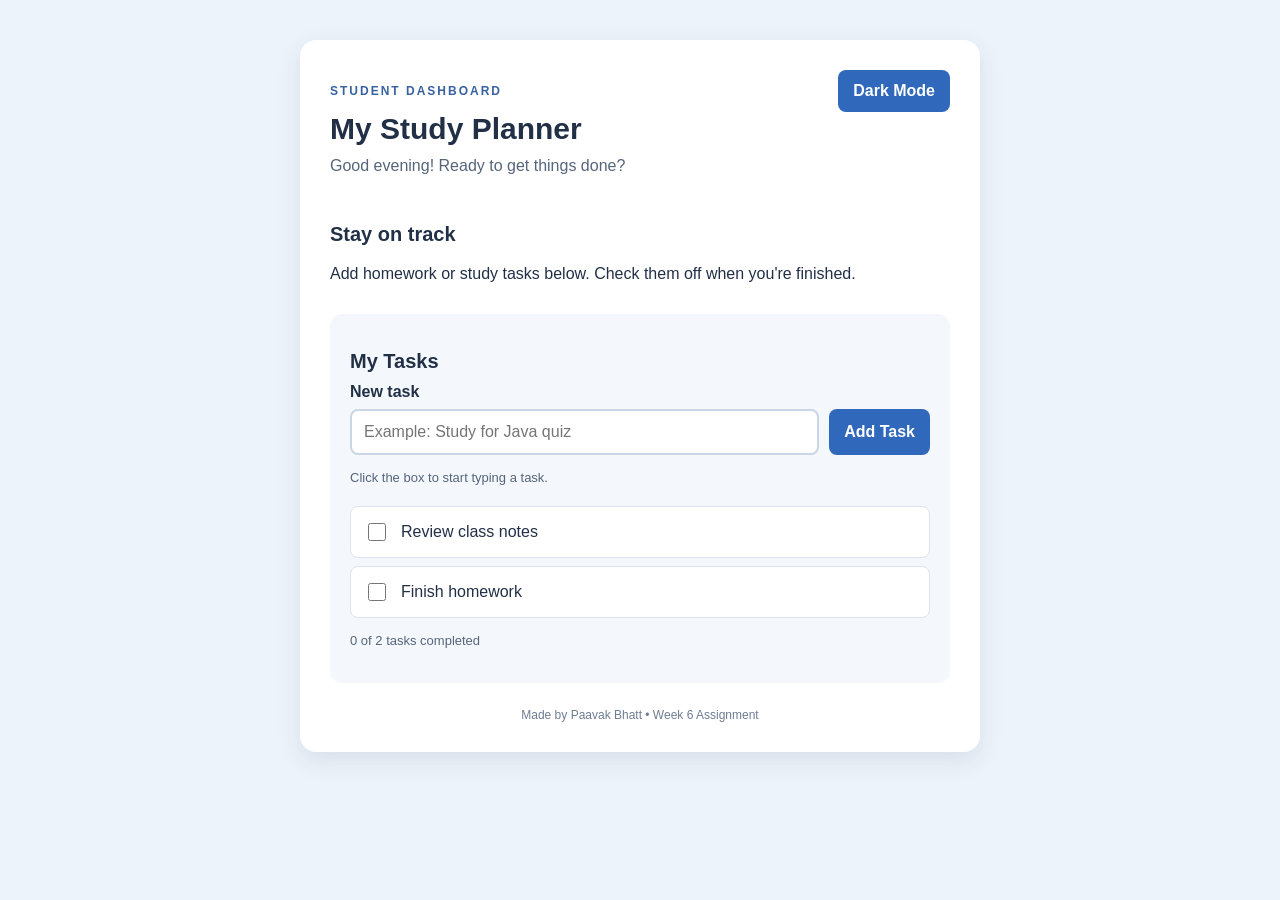
<file: Week6/index.html>
<!DOCTYPE html>
<html lang="en">
<head>
  <meta charset="UTF-8">
  <meta name="viewport" content="width=device-width, initial-scale=1.0">
  <title>My Study Planner</title>
  <link rel="stylesheet" href="style.css">
  <script src="script.js" defer></script>
</head>
<body>
  <main class="planner">
    <header class="header">
      <div>
        <p class="eyebrow">STUDENT DASHBOARD</p>
        <h1>My Study Planner</h1>
        <p id="greeting">Welcome to your study planner!</p>
      </div>
      <button id="themeButton" type="button">Dark Mode</button>
    </header>

    <section class="intro">
      <h2>Stay on track</h2>
      <p>Add homework or study tasks below. Check them off when you're finished.</p>
    </section>

    <section class="tasks" aria-labelledby="tasksHeading">
      <h2 id="tasksHeading">My Tasks</h2>
      <form id="taskForm">
        <label for="taskInput">New task</label>
        <div class="form-row">
          <input id="taskInput" type="text" placeholder="Example: Study for Java quiz" maxlength="100" required>
          <button type="submit">Add Task</button>
        </div>
        <p id="inputTip" class="tip">Click the box to start typing a task.</p>
      </form>
      <ul id="taskList">
        <li><label><input type="checkbox"><span>Review class notes</span></label></li>
        <li><label><input type="checkbox"><span>Finish homework</span></label></li>
      </ul>
      <p id="taskCount" class="count">0 of 2 tasks completed</p>
    </section>
    <footer>Made by Paavak Bhatt • Week 6 Assignment</footer>
  </main>
</body>
</html>
</file>
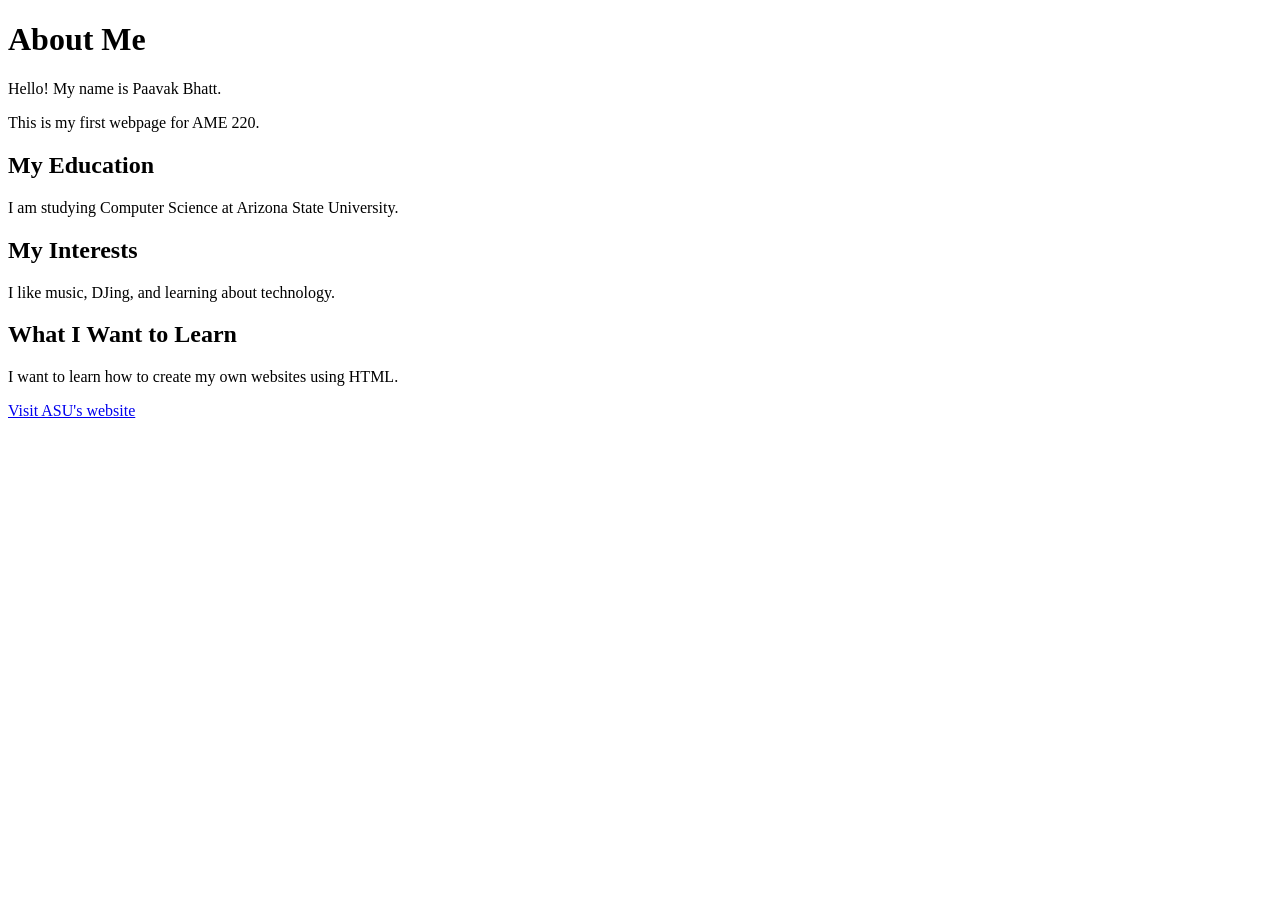
<file: Assignment1.html>
<!DOCTYPE html>
<html>
<head>
    <title>About Paavak Bhatt</title>
</head>
<body>
    <h1>About Me</h1>

    <p>Hello! My name is Paavak Bhatt.</p>

    <p>This is my first webpage for AME 220.</p>

    <h2>My Education</h2>
    <p>I am studying Computer Science at Arizona State University.</p>

    <h2>My Interests</h2>
    <p>I like music, DJing, and learning about technology.</p>

    <h2>What I Want to Learn</h2>
    <p>I want to learn how to create my own websites using HTML.</p>

    <a href="https://www.asu.edu/">Visit ASU's website</a>
</body>
</html>
</file>
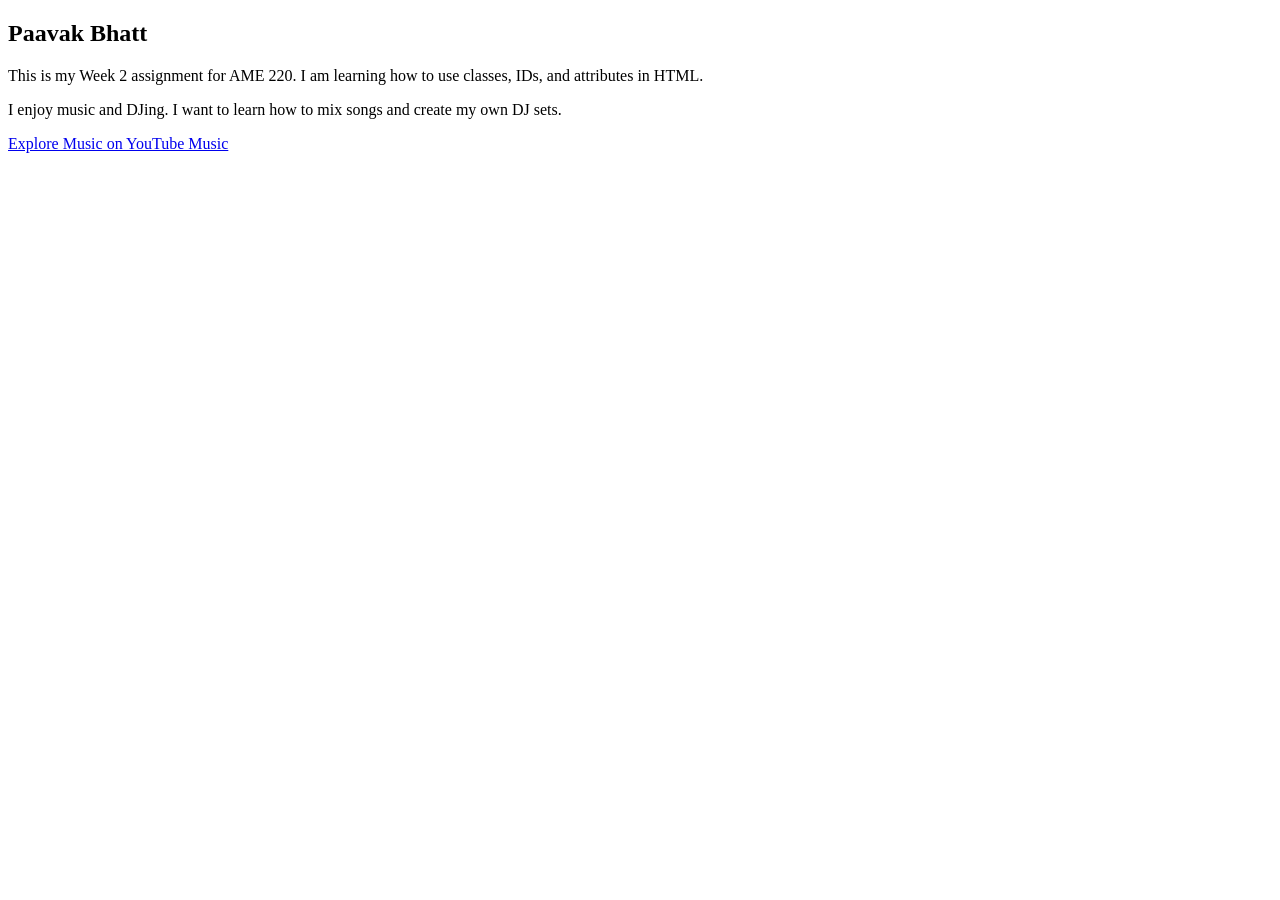
<file: Week2/CreateASkeleton.html>
<!DOCTYPE html>
<html lang="en">
<head>
    <meta charset="UTF-8">
    <title>Paavak Bhatt - Week 2 Assignment</title>
</head>
<body>

    <section class="assignment-info">
        <h1 id="student-name">Paavak Bhatt</h1>
        <p id="assignment-description">
            This is my Week 2 assignment for AME 220.
            I am learning how to use classes, IDs, and attributes in HTML.
        </p>
    </section>

    <section class="music-interests">
        <p id="dj-interest">
            I enjoy music and DJing. I want to learn how to mix songs
            and create my own DJ sets.
        </p>
        <a id="music-link" href="https://music.youtube.com/">
            Explore Music on YouTube Music
        </a>
    </section>

</body>
</html>
</file>
<file: Week6/style.css>
* { box-sizing: border-box; }
body {
  margin: 0;
  font-family: Arial, sans-serif;
  background: #edf3fa;
  color: #223047;
  padding: 40px 16px;
}
.planner {
  max-width: 680px;
  margin: auto;
  padding: 30px;
  background: #ffffff;
  border-radius: 16px;
  box-shadow: 0 8px 25px rgba(25, 45, 75, 0.1);
}
.header { display: flex; justify-content: space-between; align-items: flex-start; gap: 15px; }
.eyebrow { color: #3761a0; font-size: 12px; font-weight: bold; letter-spacing: 2px; }
h1 { margin: 8px 0; font-size: 30px; }
h2 { font-size: 20px; margin-bottom: 10px; }
p { line-height: 1.5; }
#greeting { color: #56657b; margin-top: 6px; }
.intro { padding: 12px 0; }
.tasks { background: #f4f7fc; padding: 20px; border-radius: 12px; }
label { font-weight: bold; display: block; margin-bottom: 8px; }
.form-row { display: flex; gap: 10px; }
#taskInput {
  flex: 1; min-width: 0; padding: 12px; border: 2px solid #cbd6e5;
  border-radius: 8px; font: inherit; background: white; color: #223047;
}
#taskInput:focus { outline: none; border-color: #3068bb; }
button {
  border: 0; border-radius: 8px; padding: 12px 15px;
  background: #3068bb; color: white; font: inherit; font-weight: bold;
  cursor: pointer;
}
button:hover { background: #225398; }
.tip, .count { font-size: 13px; color: #56657b; }
#taskList { padding: 0; margin: 18px 0 10px; list-style: none; }
#taskList li { background: #fff; border: 1px solid #dce4ef; border-radius: 8px; margin-bottom: 8px; padding: 13px; }
#taskList label { display: flex; align-items: center; gap: 12px; margin: 0; font-weight: normal; cursor: pointer; }
#taskList input { width: 18px; height: 18px; accent-color: #3068bb; }
#taskList li.done span { text-decoration: line-through; color: #8190a3; }
footer { text-align: center; margin-top: 25px; font-size: 12px; color: #6e7d92; }
/* Dark theme is applied by JavaScript when the button is clicked. */
body.dark { background: #172334; color: #f3f6fb; }
body.dark .planner { background: #24344a; }
body.dark .tasks { background: #1b293b; }
body.dark #taskList li { background: #2b3d56; border-color: #435772; }
body.dark #greeting, body.dark .tip, body.dark .count, body.dark footer { color: #bdc9da; }
body.dark .eyebrow { color: #8fbaff; }
@media (max-width: 480px) {
  .planner { padding: 20px; }
  .header { flex-direction: column; }
  .form-row { flex-direction: column; }
}
</file>
